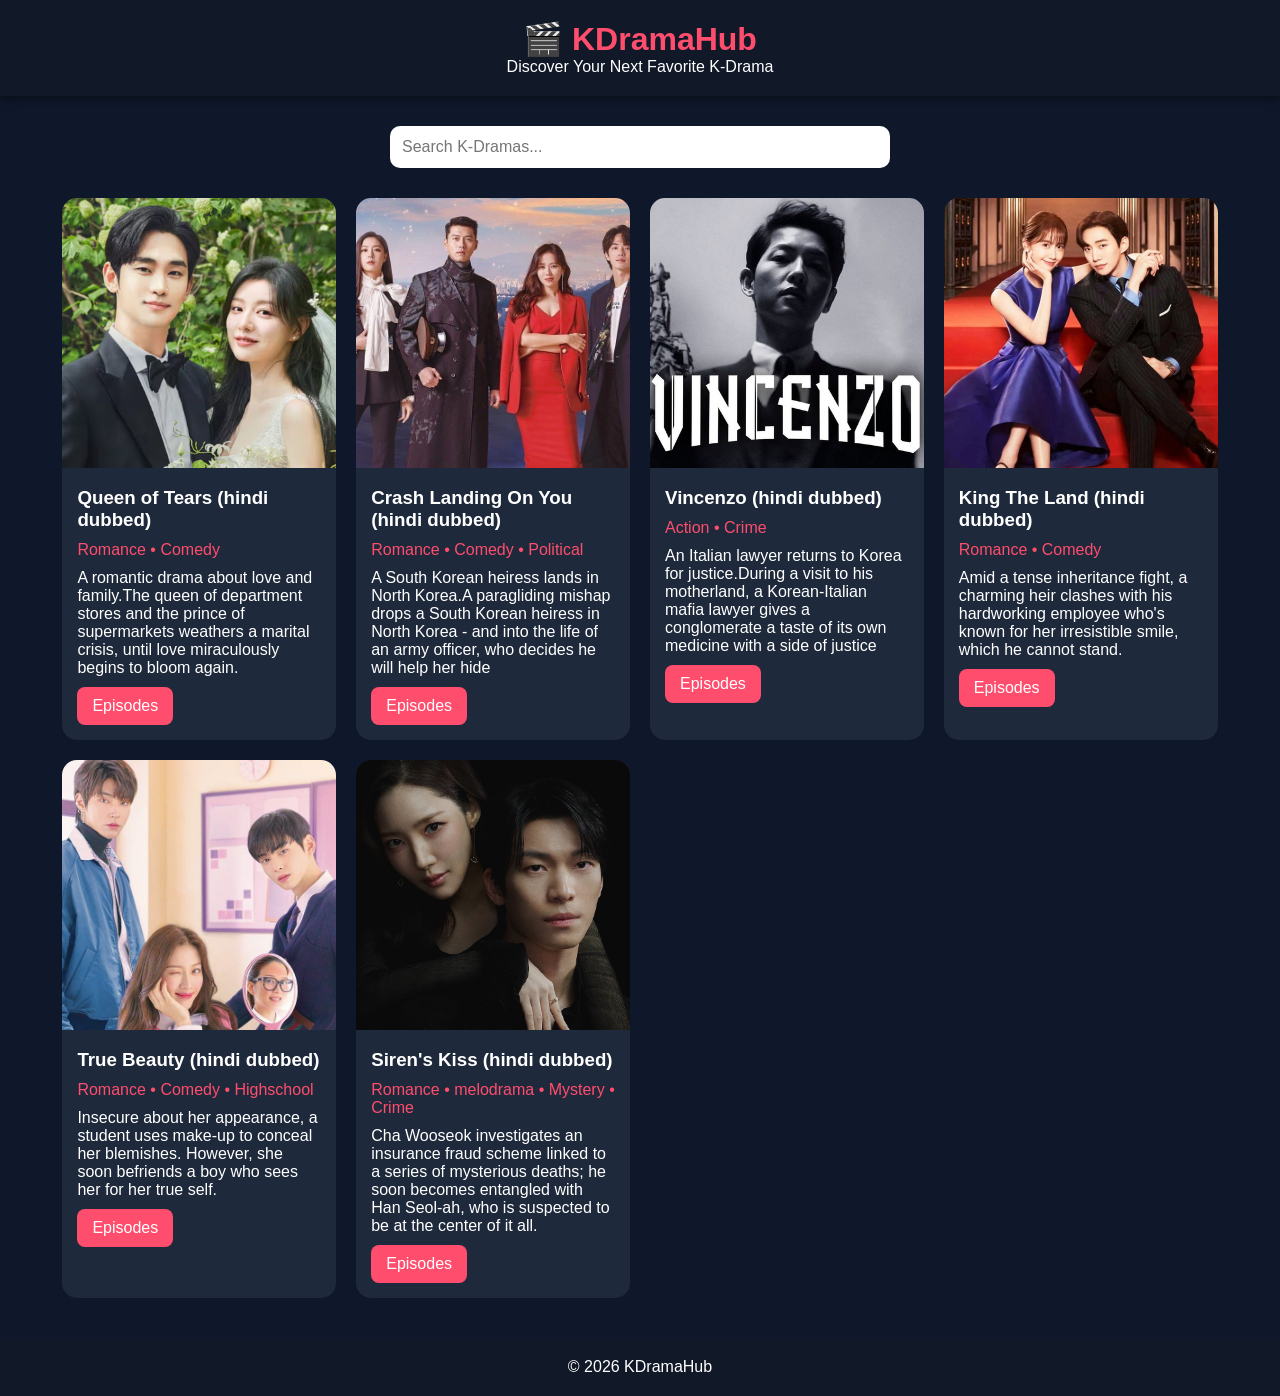
<file: index.html>
<!DOCTYPE html>
<html lang="en">

<head>
    <meta charset="UTF-8">
    <meta name="viewport" content="width=device-width, initial-scale=1.0">
    <meta name="description"
        content="KDrama Hub - Discover popular Korean dramas, episode guides, reviews, cast information, and Hindi dubbed K-dramas.">

    <meta name="keywords" content="
kdrama,
k drama,
korean drama,
kdrama hub,
kdrama in hindi,
kdrama hindi dubbed,
best kdrama in hindi dubbed,
new kdrama,
popular kdrama,
romantic kdrama,
action kdrama,
thriller kdrama,
korean series,
asian dramas,
watch kdrama,
kdrama episodes,
kdrama reviews,
top korean dramas,
free kdrama guide
">

    <meta name="author" content="KDrama Hub">

    <meta property="og:title" content="KDrama Hub">
    <meta property="og:description"
        content="Explore Korean dramas, Hindi dubbed K-dramas, episode guides, ratings, and reviews.">
    <meta property="og:type" content="website">

    <meta name="robots" content="index, follow">

    <title>KDramaHub-KDrama Hindi Dubbed</title>
    <link rel="stylesheet" href="style.css">

    <!-- Google analytics code -->
    <script async src="https://www.googletagmanager.com/gtag/js?id=G-H48L7KB0KB"></script>
    <script>
        window.dataLayer = window.dataLayer || [];
        function gtag() { dataLayer.push(arguments); }
        gtag('js', new Date());

        gtag('config', 'G-H48L7KB0KB');
    </script>

    <!-- favicon code -->
    <link rel="icon" href="image/fevicon.ico" type="image/x-icon">

</head>

<body>

    <header>
        <h1>🎬 KDramaHub</h1>
        <p>Discover Your Next Favorite K-Drama</p>
    </header>


    <div class="search-box">
        <input type="text" id="search" placeholder="Search K-Dramas...">
    </div>

    <div class="container" id="dramaContainer">

        <div class="drama-container">

            <div class="card">
                <img src="image/queen-of-tears.jpg" alt="Queen of Tears">
                <div class="card-content">
                    <h3>Queen of Tears (hindi dubbed)</h3>
                    <p class="genre">Romance • Comedy</p>
                    <p>A romantic drama about love and family.The queen of department stores and the prince of
                        supermarkets weathers a marital crisis, until love miraculously begins to bloom again.</p>
                    <a class="watch-btn" href="episodes.html?drama=queen-of-tears">Episodes</a>
                </div>
            </div>

            <div class="card">
                <img src="image/crash-landing-on-you.jpg" alt="Crash Landing On You">
                <div class="card-content">
                    <h3>Crash Landing On You (hindi dubbed)</h3>
                    <p class="genre">Romance • Comedy • Political</p>
                    <p>A South Korean heiress lands in North Korea.A paragliding mishap drops a South Korean heiress in
                        North Korea - and into the life of an army officer, who decides he will help her hide</p>
                    <a class="watch-btn" href="episodes.html?drama=crash-landing-on-you">Episodes</a>
                </div>
            </div>

            <div class="card">
                <img src="image/Vincenzo.jpg" alt="Vincenzo">
                <div class="card-content">
                    <h3>Vincenzo (hindi dubbed)</h3>
                    <p class="genre">Action • Crime</p>
                    <p>An Italian lawyer returns to Korea for justice.During a visit to his motherland, a Korean-Italian
                        mafia lawyer gives a conglomerate a taste of its own medicine with a side of justice</p>
                    <a class="watch-btn" href="episodes.html?drama=vincenzo">Episodes</a>
                </div>
            </div>

            <div class="card">
                <img src="image/king-the-land.jpg" alt="King The Land">
                <div class="card-content">
                    <h3>King The Land (hindi dubbed)</h3>
                    <p class="genre">Romance • Comedy</p>
                    <p>Amid a tense inheritance fight, a charming heir clashes with his hardworking employee who's known
                        for her irresistible smile, which he cannot stand.</p>
                    <a class="watch-btn" href="episodes.html?drama=king-the-land">Episodes</a>
                </div>

            </div>

            <div class="card">
                <img src="image/true-beauty.jpg" alt="True Beauty">
                <div class="card-content">
                    <h3>True Beauty (hindi dubbed)</h3>
                    <p class="genre">Romance • Comedy • Highschool</p>
                    <p>Insecure about her appearance, a student uses make-up to conceal her blemishes. However, she soon
                        befriends a boy who sees her for her true self.</p>
                    <a class="watch-btn" href="episodes.html?drama=true-beauty">Episodes</a>
                </div>
            </div>


            <div class="card">
                <img src="image/siren's-kiss.jpg" alt="Siren's Kiss">
                <div class="card-content">
                    <h3>Siren's Kiss (hindi dubbed)</h3>
                    <p class="genre">Romance • melodrama • Mystery • Crime</p>
                    <p>Cha Wooseok investigates an insurance fraud scheme linked to a series of mysterious deaths; he
                        soon becomes entangled with Han Seol-ah, who is suspected to be at the center of it all.</p>
                    <a class="watch-btn" href="episodes.html?drama=siren's-Kiss">Episodes</a>
                </div>
            </div>

        </div>

    </div>

    <footer>
        © 2026 KDramaHub
    </footer>

    <script>
        const search = document.getElementById("search");

        search.addEventListener("keyup", () => {
            const term = search.value.toLowerCase();
            const cards = document.querySelectorAll(".card");

            cards.forEach(card => {
                const title = card.querySelector("h3").textContent.toLowerCase();

                if (title.includes(term)) {
                    card.style.display = "block";
                } else {
                    card.style.display = "none";
                }
            });
        });
    </script>

</body>

</html>
</file>
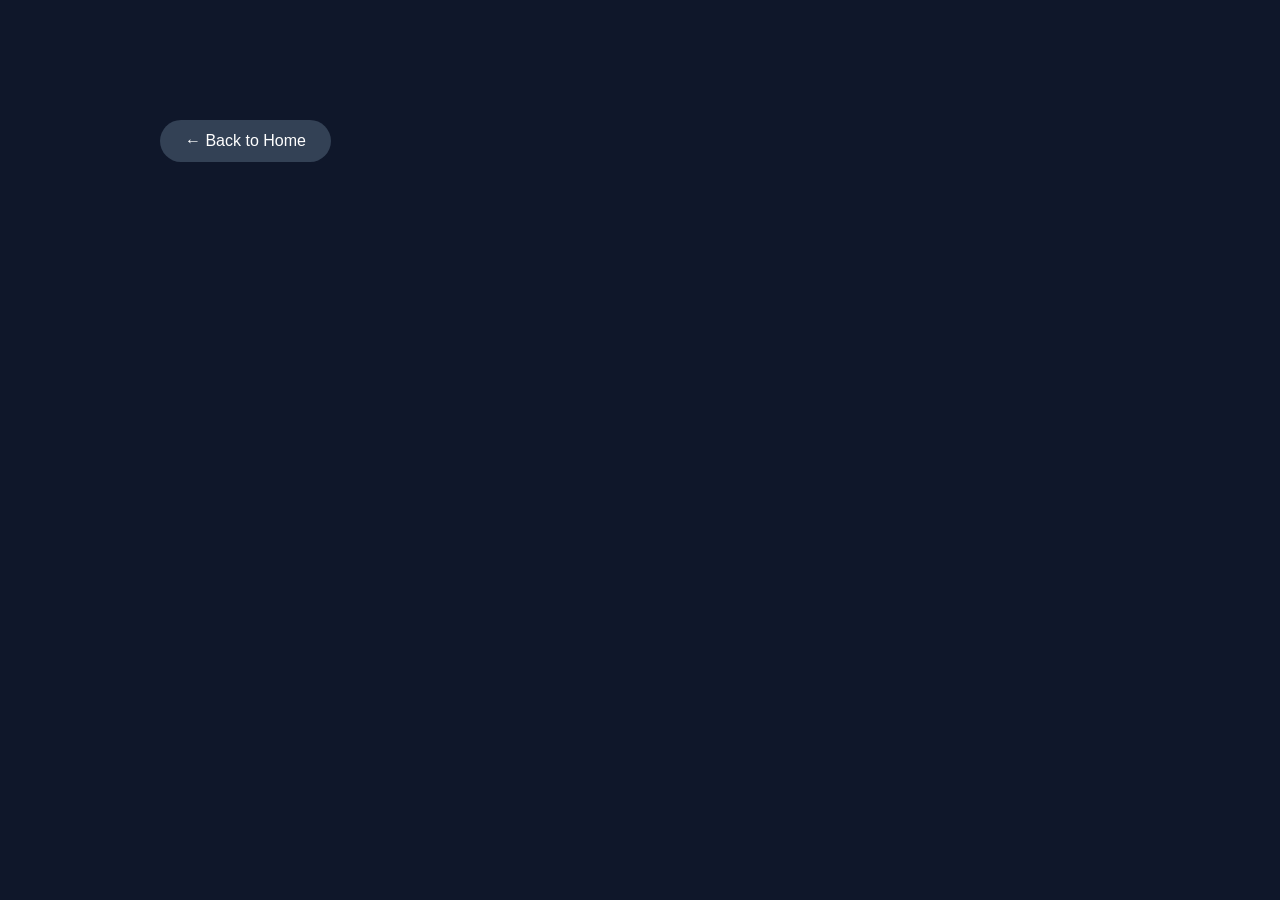
<file: episodes.html>
<!DOCTYPE html>
<html lang="en">

<head>
    <meta charset="UTF-8">
    <meta name="viewport" content="width=device-width, initial-scale=1.0">
    <title>Episodes - KDramaHub</title>

    <link rel="stylesheet" href="episodes.css">

    <!-- Google analytics code -->
    <script async src="https://www.googletagmanager.com/gtag/js?id=G-H48L7KB0KB"></script>
    <script>
        window.dataLayer = window.dataLayer || [];
        function gtag() { dataLayer.push(arguments); }
        gtag('js', new Date());

        gtag('config', 'G-H48L7KB0KB');
    </script>

<!-- favicon code -->
    <link rel="icon" href="image/fevicon.ico" type="image/x-icon">

</head>

<body>

    <div class="container">

        <h1 id="title"></h1>

        <div id="episodeList" class="episode-grid"></div>

        <a href="index.html" class="back-btn">
            ← Back to Home
        </a>

    </div>
    <script src="episodes.js"></script>



</body>

</html>
</file>
<file: style.css>
* {
    margin: 0;
    padding: 0;
    box-sizing: border-box;
    font-family: Arial, sans-serif;
}

body {
    background: #0f172a;
    color: white;
}

header {
    background: #111827;
    padding: 20px;
    text-align: center;
    box-shadow: 0 2px 10px rgba(0, 0, 0, .5);
}

header h1 {
    color: #ff4d6d;
}

.search-box {
    text-align: center;
    margin: 30px;
}

.search-box input {
    width: 80%;
    max-width: 500px;
    padding: 12px;
    border: none;
    border-radius: 10px;
    font-size: 16px;
}

.container {
    width: 95%;
    height: 100%;
    margin: auto;
    display: grid;
    grid-template-columns: repeat(auto-fit, minmax(250px, 1fr));
    gap: 20px;
    padding-bottom: 40px;
}

.card {

    background: #1e293b;
    border-radius: 15px;
    overflow: hidden;
    transition: .3s;
}

.card:hover {
    transform: translateY(-8px);
}

.card img {
    width: 100%;
    height: 270px;
    object-fit: cover;
}

.card-content {
    padding: 15px;
}

.card h3 {
    margin-bottom: 10px;
}

.genre {
    color: #ff4d6d;
    margin-bottom: 10px;
}

.watch-btn {
    display: inline-block;
    text-decoration: none;
    background: #ff4d6d;
    color: white;
    padding: 10px 15px;
    border-radius: 8px;
    margin-top: 10px;
}

footer {
    text-align: center;
    padding: 20px;
    background: #111827;
}





.category-menu {
    display: flex;
    justify-content: center;
    flex-wrap: wrap;
    gap: 15px;
    margin: 25px 0;
}

.category-btn {
    text-decoration: none;
    color: white;
    font-weight: 600;
    padding: 12px 24px;
    border-radius: 50px;
    background: linear-gradient(135deg,
            #ff4d6d,
            #7c3aed);
    box-shadow:
        0 5px 15px rgba(255, 77, 109, 0.4);
    transition: all 0.3s ease;
}

.category-btn:hover {
    transform: translateY(-4px) scale(1.05);
    box-shadow:
        0 10px 25px rgba(255, 77, 109, 0.6);
}

.category-btn:active {
    transform: scale(0.97);
}











.drama-container {
    display: grid;
    grid-template-columns: repeat(4, 1fr);
    gap: 20px;
    width: 95%;
    margin: auto;
}

@media(max-width:1000px) {
    .drama-container {
        grid-template-columns: repeat(3, 1fr);
    }
}

@media(max-width:700px) {
    .drama-container {
        grid-template-columns: repeat(2, 1fr);
    }
}

@media(max-width:500px) {
    .drama-container {
        grid-template-columns: 1fr;
    }
}
</file>
<file: episodes.css>
* {
     margin: 0;
     padding: 0;
     box-sizing: border-box;
     font-family: Arial, sans-serif;
 }

 body {
     background: #0f172a;
     color: white;
     min-height: 100vh;
 }

 .container {
     width: 90%;
     max-width: 1000px;
     margin: auto;
     padding: 40px 20px;
 }

 h1 {
     text-align: center;
     margin-bottom: 40px;
     color: #ff4d6d;
     text-transform: capitalize;
 }

 .episode-grid {
     display: grid;
     grid-template-columns:
         repeat(auto-fit, minmax(220px, 1fr));
     gap: 20px;
 }

 .episode-card {
     background: #1e293b;
     border-radius: 15px;
     padding: 25px;
     text-align: center;
     transition: 0.3s;
     cursor: pointer;
 }

 .episode-card:hover {
     transform: translateY(-6px);
     box-shadow:
         0 10px 25px rgba(255, 77, 109, 0.4);
 }

 .episode-card h3 {
     margin-bottom: 10px;
 }

 .watch-btn {
     display: inline-block;
     margin-top: 10px;
     padding: 10px 20px;
     border-radius: 50px;
     text-decoration: none;
     color: white;

     background:
         linear-gradient(135deg,
             #ff4d6d,
             #7c3aed);
 }

 .back-btn {
     display: inline-block;
     margin-top: 40px;
     text-decoration: none;
     color: white;
     padding: 12px 25px;
     border-radius: 50px;
     background: #334155;
 }
</file>
